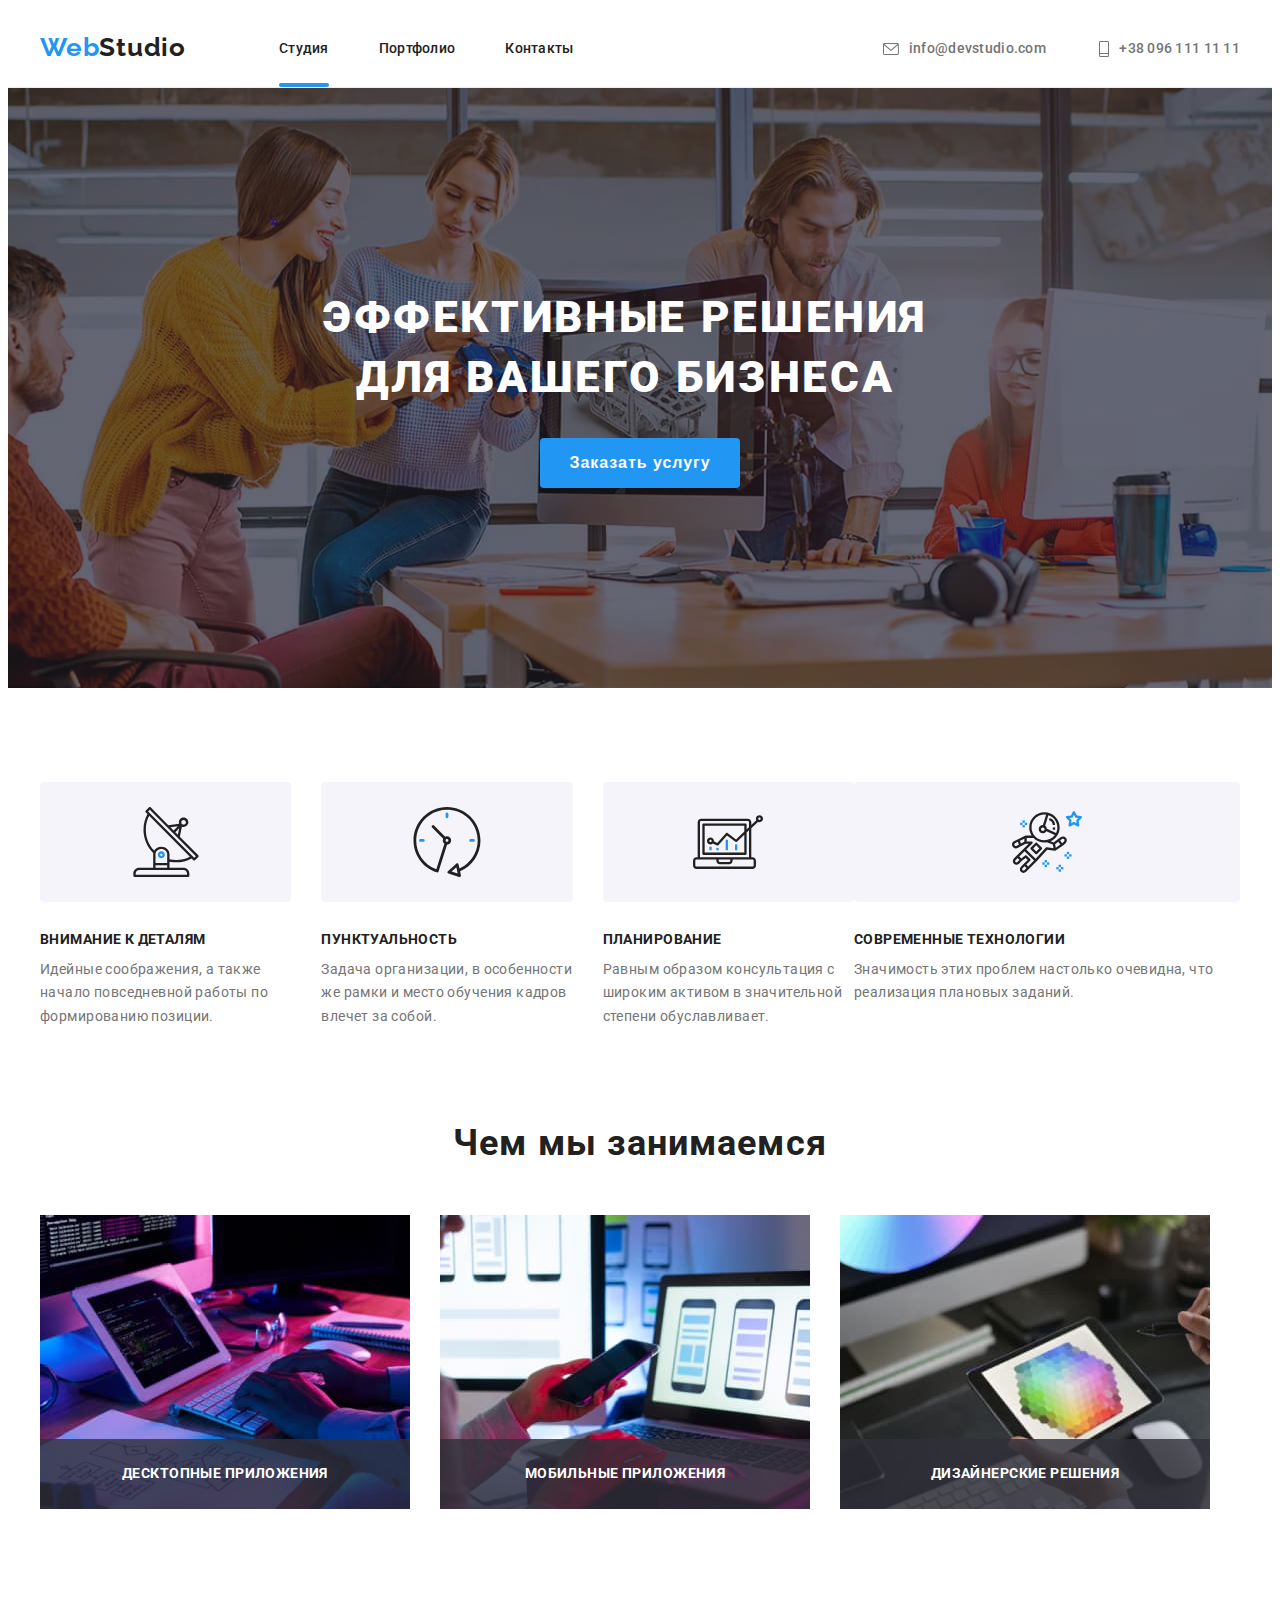
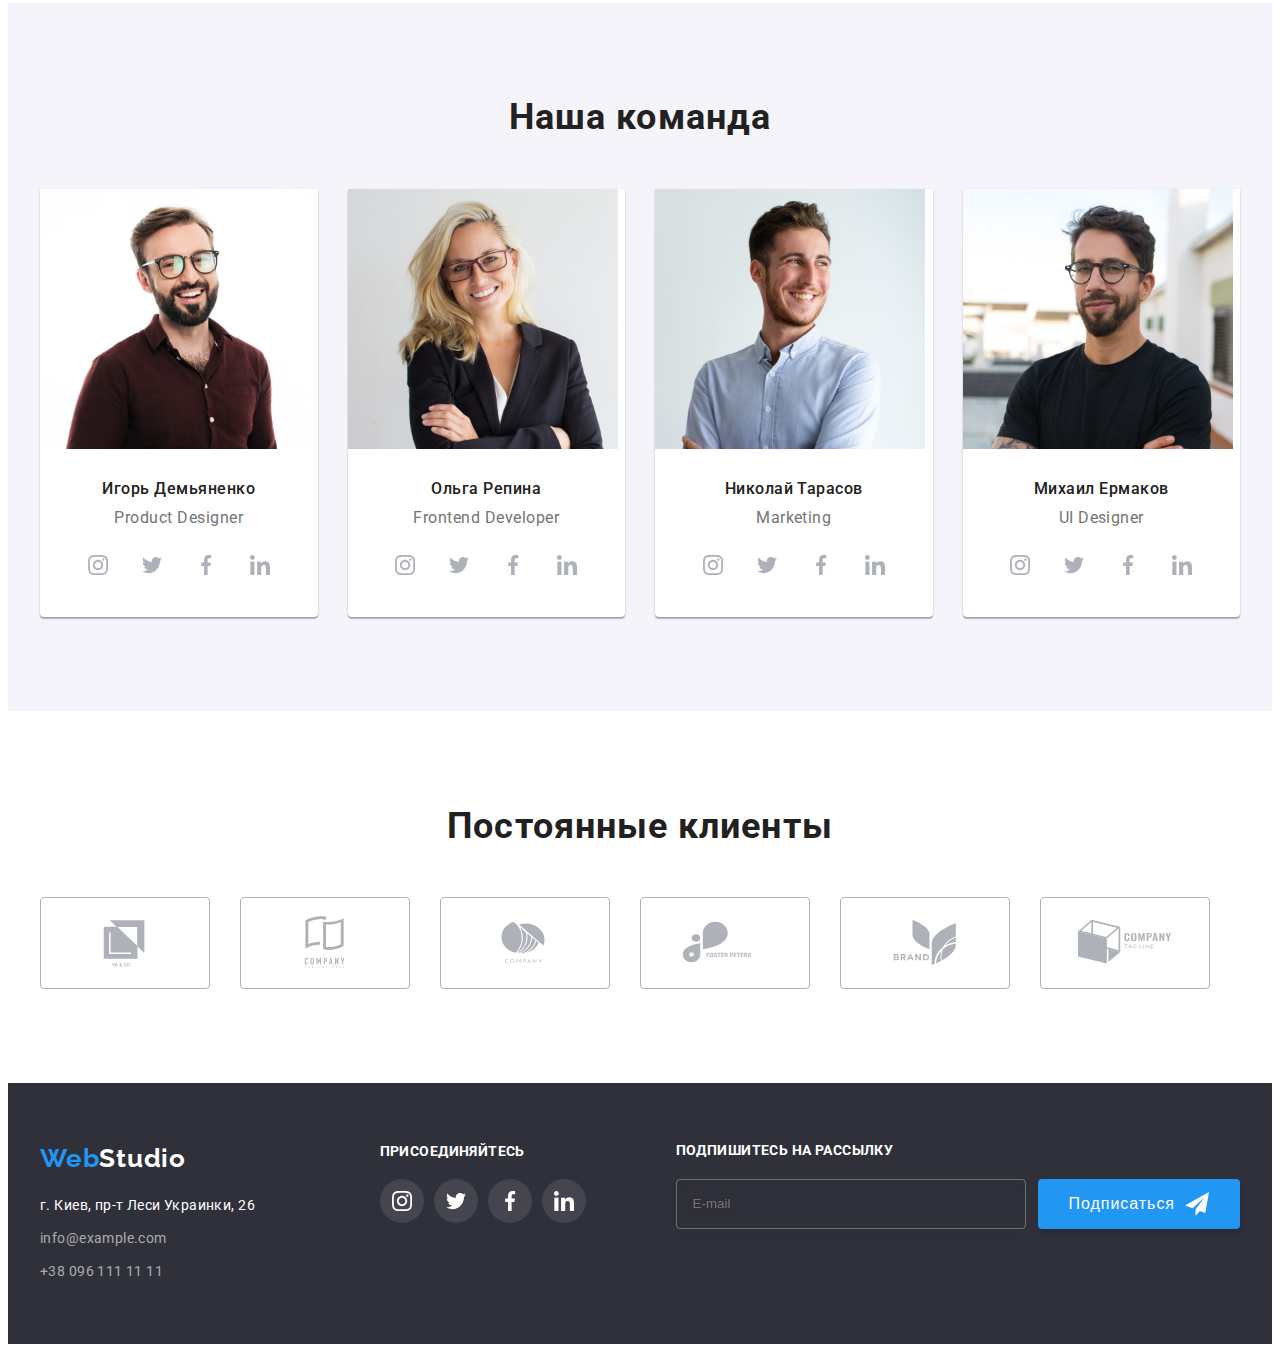
<file: index.html>
<!DOCTYPE html>
<html lang="ru">

<head>
    <meta charset="UTF-8">
    <meta http-equiv="X-UA-Compatible" content="IE=edge">
    <meta name="viewport" content="width=device-width, initial-scale=1.0">
<link rel="preconnect" href="https://fonts.googleapis.com">
<link rel="preconnect" href="https://fonts.gstatic.com" crossorigin>
<link href="https://fonts.googleapis.com/css2?family=Raleway:wght@700&family=Roboto:wght@400;500;700;900&display=swap"
    rel="stylesheet">
    <title>WebStudio</title> 
    <link rel="stylesheet" href="https://cdnjs.cloudflare.com/ajax/libs/modern-normalize/1.1.0/modern-normalize.min.css"
        integrity="sha512-wpPYUAdjBVSE4KJnH1VR1HeZfpl1ub8YT/NKx4PuQ5NmX2tKuGu6U/JRp5y+Y8XG2tV+wKQpNHVUX03MfMFn9Q=="
        crossorigin="anonymous" referrerpolicy="no-referrer" />
    
    <link rel="stylesheet" href="./css/main.min.css" />
</head>

<body>
    <!-- /* HEADER */ --> 
<header  class="header">
    <div class="container header-container">
        <nav class="header__nav">
        <a href="index.html"  class="header__logo link"><p lang="en"><span class="header__logoweb">Web</span><span class="header__logostudio">Studio</span></p></a>
        <ul class="menu-list list">
        <li class="menu-list__item"><a class="menu-list__link active link" href="index.html">  Студия </a></li>
        <li class="menu-list__item"><a class="menu-list__link link" href="portfolio.html"> Портфолио</a></li>
        <li  class="menu-list__item"><a class="menu-list__link link" href=""> Контакты</a> </li>
        </ul>
        </nav>
        <div class="header-connect">
        <a class="header-connect__mail link" href="mailto:info@devstudio.com" ><svg class="mail-icon" width="16" height="12">
            <use href="./images/icon/symbol-defs.svg#icon-mail"></use>
        </svg>info@devstudio.com </a>
        <a class="header-connect__phone link" href="tel:+380961111111"><svg class="phone-icon" width="10" height="16">
            <use href="./images/icon/symbol-defs.svg#icon-phone"></use>
        </svg>+38 096 111 11 11</a>
            </div>
    </div>
</header>

<main>
    <!-- /* HERO */ -->
    <section class="hero">
        <div class="container">
         <h1 class="hero__title">Эффективные решения для вашего бизнеса</h1>
         <button type="button" class="hero__btn button" data-modal-open>Заказать услугу</button>
        </div>

        </section>
    </div>
<!-- ABOUT -->
     <section class="about">
         <div class="container">
        <ul class="about-list list">
        <li class="about-list__item ">
            <div class="about-list__icon-box"><svg class="about-list__icon" width="70" height="70">
                <use href="./images/icon/symbol-defs.svg#icon-antenna-1"></use>
            </svg></div>
        <h3 class="about-list__title">Внимание к деталям</h3>
        <p class="about-list__text">Идейные соображения, а также начало повседневной работы по формированию позиции.</p>
        </li>

        <li class="about-list__item ">
            <div class="about-list__icon-box"><svg class="about-list__icon" width="70" height="70">
                <use href="./images/icon/symbol-defs.svg#icon-clock-1"></use>
            </svg></div>
        <h3 class="about-list__title">Пунктуальность</h3>
        <p class="about-list__text">Задача организации, в особенности же рамки и место обучения кадров влечет за собой.</p>
        </li>

        <li class="about-list__item ">
            <div class="about-list__icon-box"><svg class="about-list__icon" width="70" height="70">
                <use href="./images/icon/symbol-defs.svg#icon-diagram-1"></use>
            </svg></div>
        <h3 class="about-list__title">Планирование</h3>
        <p class="about-list__text">Равным образом консультация с широким активом в значительной степени обуславливает.</p>
        </li>

        <li class="about-listlist__item ">
            <div class="about-list__icon-box"><svg class="about-list__icon" width="70" height="70">
                <use href="./images/icon/symbol-defs.svg#icon-astronaut-1"></use>
            </svg></div>
        <h3 class="about-list__title">Современные технологии</h3>
        <p class="about-list__text">Значимость этих проблем настолько очевидна, что реализация плановых заданий.</p>
        </li>
        </ul>
        </div>
        </section>
<!-- PRODUCT -->
        <section class="product">
        <div class="container">
        <h2 class="product__title">Чем мы занимаемся</h2>
        <ul class="product-list list">
        <li class="product-list__item">
            <img src="images/img1.jpg" alt="Верстка" width="370" height="294" />
            <p class="product-list__text">Десктопные приложения</p>
        </li>
        <li class="product-list__item">
            <img src="images/img2.jpg" alt="Моб приложение" width="370" height="294" />
            <p class="product-list__text">Мобильные приложения</p>
        </li>
        <li class="product-list__item">
            <img src="images/img3.jpg" alt="Дизайн" width="370" height="294" />
            <p class="product-list__text">Дизайнерские решения</p>
        </li>
        </ul>
        </div>
    </section>
    <!-- TEAM -->
    <section class="team">
        <div class="container">
        <h2 class="team-title">Наша команда</h2>
        <ul class="team-list list">
        <li class="team-list-item">
        <img src="images/team/team1.jpg" alt="Фото Игорь Демьяненко"  width="270" height="260" />
       <div class="team-box"> <h3 class="team-name">Игорь Демьяненко</h3>
        <p class="team-position" lang="en">Product Designer</p>
        <ul class="team-soc-list list">
            <li class="team-soc-item"><a href="" class="team-soc-link link">
                <svg class="team-soc-icon" width="20" height="20">
                    <use href="./images/icon/symbol-defs.svg#icon-instagram"></use>
                </svg>
            </a></li>
            <li class="team-soc-item"><a href="" class="team-soc-link link"> <svg class="team-soc-icon" width="20" height="20">
                    <use href="./images/icon/symbol-defs.svg#icon-twitter"></use>
                </svg></a></li>
            <li class="team-soc-item"><a href="" class="team-soc-link link"> <svg class="team-soc-icon" width="20" height="20">
                    <use href="./images/icon/symbol-defs.svg#icon-facebook"></use>
                </svg></a></li>
            <li class="team-soc-item"><a href="" class="team-soc-link link"> <svg class="team-soc-icon" width="20" height="20">
                    <use href="./images/icon/symbol-defs.svg#icon-linkedin"></use>
                </svg></a></li>
        </ul>
        </div>
        </li>

        <li class="team-list-item">
        <img src="images/team/team2.jpg" alt="Фото Ольга Репина" width="270" height="260" />
        <div class="team-box"><h3 class="team-name">Ольга Репина</h3>
        <p class="team-position" lang="en">Frontend Developer</p>
        <ul class="team-soc-list list">
            <li class="team-soc-item"><a href="" class="team-soc-link link">
                <svg class="team-soc-icon" width="20" height="20">
                    <use href="./images/icon/symbol-defs.svg#icon-instagram"></use>
                </svg>
            </a></li>
            <li class="team-soc-item"><a href="" class="team-soc-link link"> <svg class="team-soc-icon" width="20" height="20">
                    <use href="./images/icon/symbol-defs.svg#icon-twitter"></use>
                </svg></a></li>
            <li class="team-soc-item"><a href="" class="team-soc-link link"> <svg class="team-soc-icon" width="20" height="20">
                    <use href="./images/icon/symbol-defs.svg#icon-facebook"></use>
                </svg></a></li>
            <li class="team-soc-item"><a href="" class="team-soc-link link"> <svg class="team-soc-icon" width="20" height="20">
                    <use href="./images/icon/symbol-defs.svg#icon-linkedin"></use>
                </svg></a></li>
        </ul>
        </div>
        </li>
        
        <li class="team-list-item">
        <img src="images/team/team3.jpg" alt="Фото Николай Тарасов" width="270" height="260" />
       <div class="team-box"> <h3 class="team-name">Николай Тарасов</h3>
        <p class="team-position" lang="en">Marketing</p>
        <ul class="team-soc-list list">
            <li class="team-soc-item"><a href="" class="team-soc-link link">
                <svg class="team-soc-icon" width="20" height="20">
                    <use href="./images/icon/symbol-defs.svg#icon-instagram"></use>
                </svg>
            </a></li>
            <li class="team-soc-item"><a href="" class="team-soc-link link"> <svg class="team-soc-icon" width="20" height="20">
                    <use href="./images/icon/symbol-defs.svg#icon-twitter"></use>
                </svg></a></li>
            <li class="team-soc-item"><a href="" class="team-soc-link link"> <svg class="team-soc-icon" width="20" height="20">
                    <use href="./images/icon/symbol-defs.svg#icon-facebook"></use>
                </svg></a></li>
            <li class="team-soc-item"><a href="" class="team-soc-link link"> <svg class="team-soc-icon" width="20" height="20">
                    <use href="./images/icon/symbol-defs.svg#icon-linkedin"></use>
                </svg></a></li>
        </ul>
        </div>
        </li>

        <li class="team-list-item">
        <img src="images/team/team4.jpg" alt="Фото Михаил Ермаков" width="270" height="260" />
       <div class="team-box"> <h3 class="team-name">Михаил Ермаков</h3>
        <p class="team-position" lang="en">UI Designer</p>
        <ul class="team-soc-list list">
            <li class="team-soc-item"><a href="" class="team-soc-link link">
                <svg class="team-soc-icon" width="20" height="20">
                    <use href="./images/icon/symbol-defs.svg#icon-instagram"></use>
                </svg>
            </a></li>
            <li class="team-soc-item"><a href="" class="team-soc-link link"> <svg class="team-soc-icon" width="20" height="20">
                    <use href="./images/icon/symbol-defs.svg#icon-twitter"></use>
                </svg></a></li>
            <li class="team-soc-item"><a href="" class="team-soc-link link"> <svg class="team-soc-icon" width="20" height="20">
                    <use href="./images/icon/symbol-defs.svg#icon-facebook"></use>
                </svg></a></li>
            <li class="team-soc-item"><a href="" class="team-soc-link link"> <svg class="team-soc-icon" width="20" height="20">
                    <use href="./images/icon/symbol-defs.svg#icon-linkedin"></use>
                </svg></a></li>
        </ul>
    </div>
        </li>
        </ul>
        </div>
    </section>
<!-- CUSTOMER -->
    <section class="customers">
        <div class="container">
            <h2 class="customers-title">Постоянные клиенты</h2>
            <ul class="customers-list list">
                <li class="customers-item">
                    <a  class="customers-link link" href="">
                        <svg class="customer-soc-icon"><use href="./images/icon/symbol-defs.svg#icon-Logo-1"></use></svg>
                    </a>
                </li>
                <li class="customers-item">
                    <a class="customers-link link" href="">
                        <svg class="customer-soc-icon" width="106" height="60"><use href="./images/icon/symbol-defs.svg#icon-Logo-2"></use></svg>
                    </a>
                </li>
                <li class="customers-item">
                    <a class="customers-link link"  href="">
                        <svg class="customer-soc-icon" width="106" height="60"><use href="./images/icon/symbol-defs.svg#icon-Logo-3"></use></svg>
                    </a>
                </li>
                <li class="customers-item">
                    <a class="customers-link link"  href="">
                        <svg class="customer-soc-icon" width="106" height="60"><use href="./images/icon/symbol-defs.svg#icon-Logo-4"></use></svg>
                    </a>
                </li>
                <li class="customers-item">
                    <a class="customers-link link"  href="">
                        <svg class="customer-soc-icon" width="106" height="60"><use href="./images/icon/symbol-defs.svg#icon-Logo-5"></use></svg>
                    </a>
                </li>
                <li class="customers-item">
                    <a class="customers-link link"  href="">
                        <svg class="customer-soc-icon" width="106" height="60"><use href="./images/icon/symbol-defs.svg#icon-Logo-6"></use></svg>
                    </a>
                </li>
            </ul>
        </div>
        </section>
 </main>
    <!-- FOOTER -->
<footer class="footer">
    <div class="container footer-all">
    <div class="footer-info">
    <a href="index.html" class="logo link">
        <p lang="en"><span class="footerlogoweb">Web</span><span class="footerlogostudio">Studio</span></p>
    </a>
    <address class="footer-addres">
    <p class="footer-addres-name">г. Киев, пр-т Леси Украинки, 26</p>
    <a class="footer-mail link" href="mailto:info@example.com">info@example.com</a>
    <a class="footer-phone link" href="tel:+380961111111">+38 096 111 11 11</a>
    </address>
    </div>
    <div class="footer-soc">
    <p class="footer-soc-title">присоединяйтесь</p>
    <ul class="footer-soc-list list">
        <li class="footer-soc-item">
            <a class="footer-soc-link link" href="">
                <svg  class="footer-soc-icon" width="20" height="20">
                        <use href="./images/icon/symbol-defs.svg#icon-instagram"></use>
                </svg>
            </a>
        </li>
        <li class="footer-soc-item">
            <a class="footer-soc-link link" href="">
                <svg class="footer-soc-icon" width="20" height="20">
                    <use href="./images/icon/symbol-defs.svg#icon-twitter"></use></svg>
            </a>
        </li>
        <li class="footer-soc-item">
            <a class="footer-soc-link link" href="">
                <svg  class="footer-soc-icon" width="20" height="20">
                    <use href="./images/icon/symbol-defs.svg#icon-facebook"></svg>
            </a>
        </li>
        <li class="footer-soc-item">
            <a class="footer-soc-link link" href="">
                <svg  class="footer-soc-icon" width="20" height="20">
                    <use href="./images/icon/symbol-defs.svg#icon-linkedin"></use></svg>
            </a>
        </li>
    </ul>
    </div>
<div class="footer-form-wrap">
    <form action="" class="footer-form">
        <p class="footer-form-title">Подпишитесь на рассылку</p>
        <div class="ff-input-wrap">
        <input class="footer-form-input" name="mailing" type="email"placeholder="E-mail">
        <button type="submit" class="footer-form-btn">Подписаться
           <svg width="24" height="24" class="footer-form-btn-icon">
                <use href="./images/icon/symbol-defs.svg#icon-icon-send"></use>
            </svg>
        </button>
        </div>
    </form>
</div>

    </div> 
</footer>



<div class="backdrop is-hidden" data-modal>
    <div class="modal">
        <button type="button" class="btn-modal-close button" data-modal-close><svg class="icon-close" width="17" height="17">
            <use href="./images/icon/symbol-defs.svg#icon-close-black-18dp-2-1"></use>
        </svg></button>
        <p class="modal-title">Оставьте свои данные, мы вам перезвоним</p>

        <form action="" class="modal-form">
            <div class="form-field">
            <label class="input-text" for="user-name">Имя</label>
            <div class="input-wrap">
            <input type="text"  name="user-name" class="modal-input" id="user-name" required value="">
            <svg class="input-icon" width="18" height="18">
                <use href="./images/icon/symbol-defs.svg#icon-person-black-18dp-1"></use>
            </svg>
                </div>
            </div>

            <div class="form-field">
            <label class="input-text" for="user-phone">Телефон</label>
            <div class="input-wrap">
            <input type="tel"  name="user-phone" class="modal-input" id="user-phone" required value="">
            <svg class="input-icon" width="18" height="18">
                <use href="./images/icon/symbol-defs.svg#icon-phone-black-18dp-1"></use>
            </svg>
            </div>
            </div>
            <div class="form-field">
            <label class="input-text" for="user-email">Почта</label>
            <div class="input-wrap">
            <input type="email"  name="user-email" class="modal-input" id="user-email" value="">
            <svg class="input-icon" width="18" height="18">
                <use href="./images/icon/symbol-defs.svg#icon-email-black-18dp-1"></use>
            </svg>
            </div>
            </div>
            <div class="textarea-field">
                <label class="input-text" for="user-text">Комментарий</label>
                <textarea class="modal-text" name="user-text" id="user-text" placeholder="Введите текст" ></textarea>    
            </div>

            <div class="checkbox-field">
                <input type="checkbox" class="modal-check visually-hidden" id="modal-check" name="privacy-check" required>
                <label for="modal-check" class="modal-check-label"><span><svg class="check-icon" width="16" height="15">
                    <use href="./images/icon/symbol-defs.svg#icon-Vector-2"></use>
                </svg></span>Соглашаюсь с рассылкой и принимаю <a class="agreement " href="">Условия договора</a></label>
            </div>

            <button type="submit" class="modal-btn btn">Отправить</button>
        </form>

    </div>
</div>
<script src="./js/modal.js"></script>
</body>
</html>
</file>
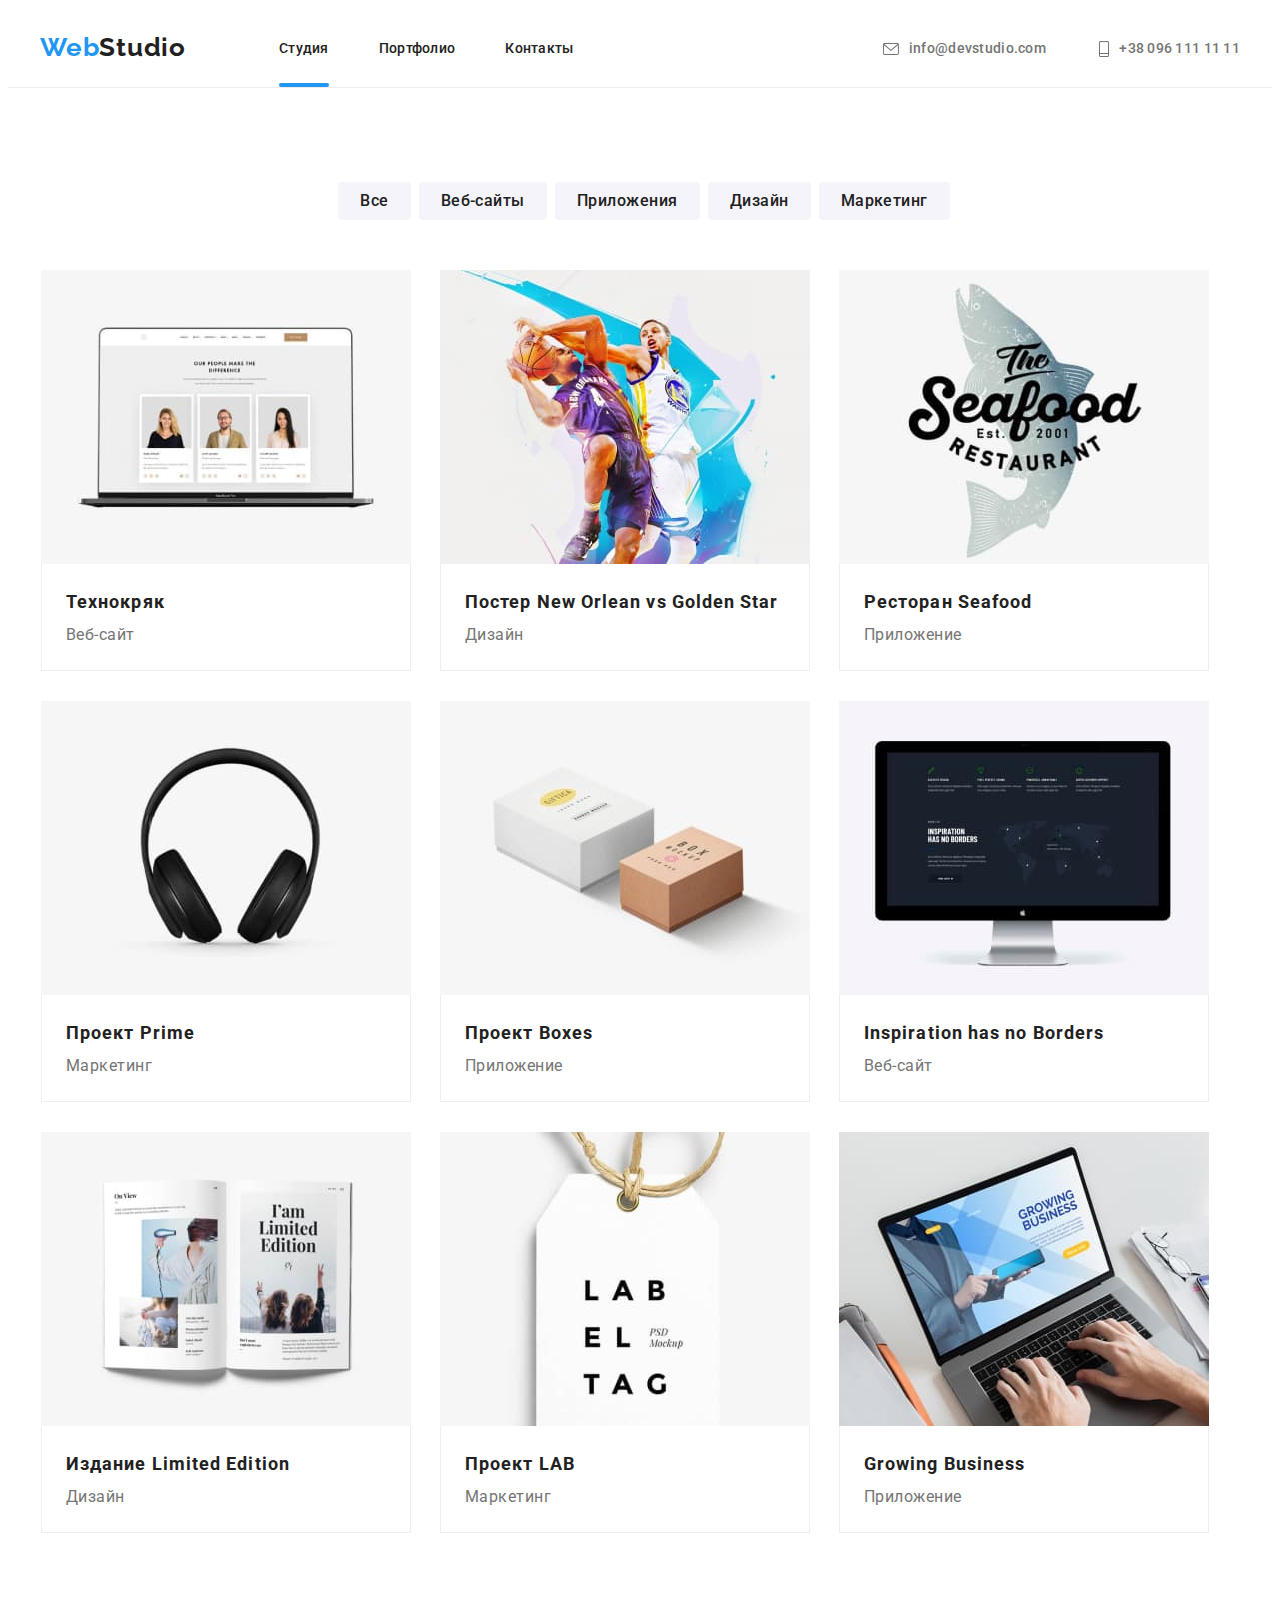
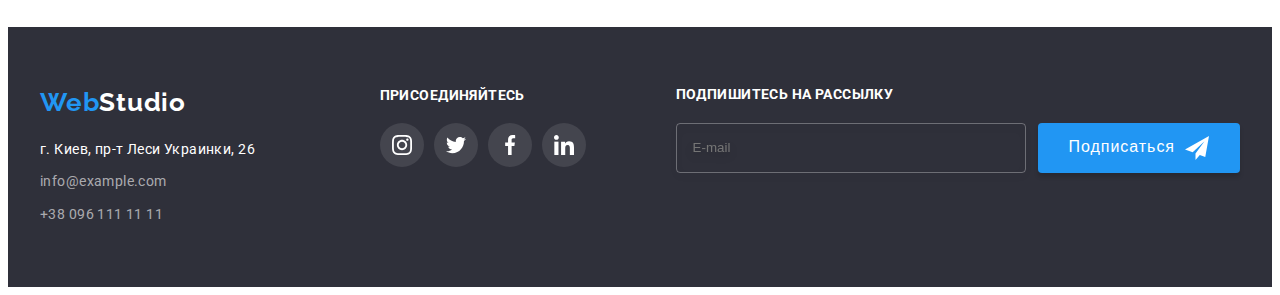
<file: portfolio.html>
<!DOCTYPE html>
<html lang="ru">
<head>
    <meta charset="UTF-8">
    <meta http-equiv="X-UA-Compatible" content="IE=edge">
    <meta name="viewport" content="width=device-width, initial-scale=1.0">
    <link rel="preconnect" href="https://fonts.googleapis.com">
    <link rel="preconnect" href="https://fonts.gstatic.com" crossorigin>
    <link href="https://fonts.googleapis.com/css2?family=Raleway:wght@700&family=Roboto:wght@400;500;700;900&display=swap"
        rel="stylesheet">
    <title>Portfolio</title>
    <link rel="stylesheet" href="https://cdnjs.cloudflare.com/ajax/libs/modern-normalize/1.1.0/modern-normalize.min.css"
        integrity="sha512-wpPYUAdjBVSE4KJnH1VR1HeZfpl1ub8YT/NKx4PuQ5NmX2tKuGu6U/JRp5y+Y8XG2tV+wKQpNHVUX03MfMFn9Q=="
        crossorigin="anonymous" referrerpolicy="no-referrer" />
    
    <link rel="stylesheet" href="./css/main.min.css" />
</head>

<body>
    <!-- HEADER -->
<header class="header">
    <div class="container header-container">
        <nav class="header__nav">
            <a href="index.html" class="header__logo link">
                <p lang="en"><span class="header__logoweb">Web</span><span class="header__logostudio">Studio</span></p>
            </a>
            <ul class="menu-list list">
                <li class="menu-list__item"><a class="menu-list__link active link" href="index.html"> Студия </a></li>
                <li class="menu-list__item"><a class="menu-list__link link" href="portfolio.html"> Портфолио</a></li>
                <li class="menu-list__item"><a class="menu-list__link link" href=""> Контакты</a> </li>
            </ul>
        </nav>
        <div class="header-connect">
            <a class="header-connect__mail link" href="mailto:info@devstudio.com"><svg class="mail-icon" width="16"
                    height="12">
                    <use href="./images/icon/symbol-defs.svg#icon-mail"></use>
                </svg>info@devstudio.com </a>
            <a class="header-connect__phone link" href="tel:+380961111111"><svg class="phone-icon" width="10"
                    height="16">
                    <use href="./images/icon/symbol-defs.svg#icon-phone"></use>
                </svg>+38 096 111 11 11</a>
        </div>
    </div>
</header>

<main>
    <!-- PROJECT -->
    <section class="project">
        <div class="container">
    <ul class="project-menu-list list">
        <li class="project-menu-item"><button  class="button btn-project" type="button">Все</button></li>
        <li class="project-menu-item"><button  class="button btn-project" type="button">Веб-сайты</button></li>
        <li class="project-menu-item"><button  class="button btn-project" type="button">Приложения</button></li>
        <li class="project-menu-item"><button  class="button btn-project" type="button">Дизайн</button></li>
        <li class="project-menu-item"><button  class="button btn-project" type="button">Маркетинг</button></li>
    </ul>
    <ul class="project-list list">
        <li class="project-list-item list"> <a class="project-link link" href="">
            <div class="project-cover-wrap">
            <img src="images/project/project1.jpg" alt="Веб-сайтТехнокряк" width="370" height="294" >
            <p class="project-cover-text">Ресурс предлагает комплексные предложения с разным уровнем функционала и сервисов. Все это позволит посетителю получить
            исчерпывающие сведения о компании или частном лице.</p></div>
            <div class="pr-border"><h3 class="project-name">Технокряк</h3>
            <p class="project-type">Веб-сайт</p></div></a></li>
        <li class="project-list-item"><a class="project-link link" href="">
            <div class="project-cover-wrap">
            <img src="images/project/project2.jpg" alt="Постер New Orlean vs Golden Star" width="370" height="294" > <p class="project-cover-text">Ресурс предлагает комплексные предложения с разным уровнем функционала и сервисов. Все это позволит посетителю получить
            исчерпывающие сведения о компании или частном лице.</p></div>
            <div class="pr-border"><h3 class="project-name">Постер New Orlean vs Golden Star</h3>
            <p class="project-type">Дизайн</p></div></a></li>
        <li class="project-list-item"><a class="project-link link" href="">
            <div class="project-cover-wrap">
            <img src="images/project/project3.jpg" alt="ПриложениеSeafood" width="370" height="294" > <p class="project-cover-text">Ресурс предлагает комплексные предложения с разным уровнем функционала и сервисов. Все это позволит посетителю получить
            исчерпывающие сведения о компании или частном лице.</p></div>
            <div class="pr-border"><h3 class="project-name">Ресторан Seafood</h3>
            <p class="project-type">Приложение</p></div></a></li>
        <li class="project-list-item"><a class="project-link link" href="">
            <div class="project-cover-wrap">
            <img src="images/project/project4.jpg" alt="Проект Prime" width="370" height="294" > <p class="project-cover-text">Ресурс предлагает комплексные предложения с разным уровнем функционала и сервисов. Все это позволит посетителю получить
            исчерпывающие сведения о компании или частном лице.</p></div>
            <div class="pr-border"><h3 class="project-name">Проект Prime</h3>
            <p class="project-type">Маркетинг</p></div></a></li>
        <li class="project-list-item"><a class="project-link link" href="">
            <div class="project-cover-wrap">
            <img src="images/project/project5.jpg" alt="ПриложениеBoxes" width="370" height="294" > <p class="project-cover-text">Ресурс предлагает комплексные предложения с разным уровнем функционала и сервисов. Все это позволит посетителю получить
            исчерпывающие сведения о компании или частном лице.</p></div>
            <div class="pr-border"><h3 class="project-name">Проект Boxes</h3>
            <p class="project-type">Приложение</p></div></a></li>
        <li class="project-list-item"><a class="project-link link" href="">
            <div class="project-cover-wrap">
            <img src="images/project/project6.jpg" alt="Веб-сайт" width="370" height="294" > <p class="project-cover-text">Ресурс предлагает комплексные предложения с разным уровнем функционала и сервисов. Все это позволит посетителю получить
            исчерпывающие сведения о компании или частном лице.</p></div>
            <div class="pr-border"><h3 class="project-name">Inspiration has no Borders</h3>
            <p class="project-type">Веб-сайт</p></div></a></li>
        <li class="project-list-item"><a class="project-link link" href="">
            <div class="project-cover-wrap">
            <img src="images/project/project7.jpg" alt="Издание Limited Edition" width="370" height="294" > <p class="project-cover-text">Ресурс предлагает комплексные предложения с разным уровнем функционала и сервисов. Все это позволит посетителю получить
            исчерпывающие сведения о компании или частном лице.</p></div>
            <div class="pr-border"><h3 class="project-name">Издание Limited Edition</h3>
            <p class="project-type">Дизайн</p></div></a></li>
        <li class="project-list-item"><a class="project-link link" href="">
            <div class="project-cover-wrap">
            <img src="images/project/project8.jpg" alt="Проект LAB" width="370" height="294" > <p class="project-cover-text">Ресурс предлагает комплексные предложения с разным уровнем функционала и сервисов. Все это позволит посетителю получить
            исчерпывающие сведения о компании или частном лице.</p></div>
            <div class="pr-border"><h3 class="project-name">Проект LAB</h3>
            <p class="project-type">Маркетинг</p></div></a></li>
        <li class="project-list-item"><a class="project-link link" href="">
            <div class="project-cover-wrap">
            <img src="images/project/project9.jpg" alt="ПриложениеGrowing Business" width="370" height="294" > <p class="project-cover-text">Ресурс предлагает комплексные предложения с разным уровнем функционала и сервисов. Все это позволит посетителю получить
            исчерпывающие сведения о компании или частном лице.</p></div>
            <div class="pr-border"><h3 class="project-name">Growing Business</h3>
            <p class="project-type">Приложение</p></div></a></li>
    </ul>
    </div>
</section>
</main>
<!-- FOOTER -->
<footer class="footer">
    <div class="container footer-all">
        <div class="footer-info">
            <a href="index.html" class="logo link">
                <p lang="en"><span class="footerlogoweb">Web</span><span class="footerlogostudio">Studio</span></p>
            </a>
            <address class="footer-addres">
                <p class="footer-addres-name">г. Киев, пр-т Леси Украинки, 26</p>
                <a class="footer-mail link" href="mailto:info@example.com">info@example.com</a>
                <a class="footer-phone link" href="tel:+380961111111">+38 096 111 11 11</a>
            </address>
        </div>
        <div class="footer-soc">
            <p class="footer-soc-title">присоединяйтесь</p>
            <ul class="footer-soc-list list">
                <li class="footer-soc-item">
                    <a class="footer-soc-link link" href="">
                        <svg class="footer-soc-icon" width="20" height="20">
                            <use href="./images/icon/symbol-defs.svg#icon-instagram"></use>
                        </svg>
                    </a>
                </li>
                <li class="footer-soc-item">
                    <a class="footer-soc-link link" href="">
                        <svg class="footer-soc-icon" width="20" height="20">
                            <use href="./images/icon/symbol-defs.svg#icon-twitter"></use>
                        </svg>
                    </a>
                </li>
                <li class="footer-soc-item">
                    <a class="footer-soc-link link" href="">
                        <svg class="footer-soc-icon" width="20" height="20">
                            <use href="./images/icon/symbol-defs.svg#icon-facebook">
                        </svg>
                    </a>
                </li>
                <li class="footer-soc-item">
                    <a class="footer-soc-link link" href="">
                        <svg class="footer-soc-icon" width="20" height="20">
                            <use href="./images/icon/symbol-defs.svg#icon-linkedin"></use>
                        </svg>
                    </a>
                </li>
            </ul>
        </div>
        <div class="footer-form-wrap">
            <form action="" class="footer-form">
                <p class="footer-form-title">Подпишитесь на рассылку</p>
                <div class="ff-input-wrap">
                    <input class="footer-form-input" type="email" placeholder="E-mail">
                    <button type="submit" class="footer-form-btn">Подписаться
                        <svg width="24" height="24" class="footer-form-btn-icon">
                            <use href="./images/icon/symbol-defs.svg#icon-icon-send"></use>
                        </svg>
                    </button>
                </div>
            </form>
        </div>

    </div>
</footer>
<script src="./js/modal.js"></script>
</body>
</html>
</file>
<file: css/main.min.css>
body{font-family:"Roboto",sans-serif;color:#212121}.list{list-style:none}.link{text-decoration:none}p,h1,h2,h3,h4,h5,h6{margin:0}ul,ol{margin:0;padding-left:0}img{display:block;max-width:100%;height:auto}input,textarea{outline:none}.container{width:1200px;padding-left:15px;padding-right:15px;margin:0 auto}.button{cursor:pointer;border:none}.backdrop{position:fixed;top:0;width:100%;height:100%;background:rgba(0,0,0,.2);transition:opacity 300ms,visibility 300ms}.backdrop.is-hidden .modal{transform:rotate(0) scale(0.3)}.modal{position:absolute;top:50%;left:50%;transform:rotate(360deg) translate(-50%, -50%) scale(1);width:528px;min-height:581px;background-color:#fff;box-shadow:0px 1px 3px rgba(0,0,0,.12),0px 1px 1px rgba(0,0,0,.14),0px 2px 1px rgba(0,0,0,.2);border-radius:4px;transition:transform 300ms;padding:40px 39px 40px 39px}.btn-modal-close{position:absolute;top:8px;right:8px;width:30px;height:30px;border:1px solid rgba(0,0,0,.1);background-color:#fff;border-radius:50%;padding-top:5px}.btn-modal-close:hover,.btn-modal-close:focus{fill:#2196f3;transition:fill 250ms cubic-bezier(0.4, 0, 0.2, 1)}.is-hidden{opacity:0;pointer-events:none;visibility:hidden}.modal-title{font-weight:700;font-size:20px;line-height:1.15;text-align:center;letter-spacing:.03em;color:#212121;margin-bottom:12px}.form-field{margin-bottom:10px}.textarea-field{margin-bottom:20px}.modal-input{width:100%;height:40px;border:1px solid rgba(33,33,33,.2);box-sizing:border-box;border-radius:4px;background-color:rgba(0,0,0,0);padding-left:32px;color:#212121}.modal-input:focus{border-color:#2196f3}.modal-input::placeholder{font-weight:400;font-size:14px;line-height:1.14;letter-spacing:.01em;color:rgba(117,117,117,.5)}.input-wrap{position:relative}.input-icon{position:absolute;left:9px;top:50%;transform:translateY(-50%);fill:#212121}.modal-input:focus+.input-icon{fill:#2196f3}.modal-text{width:100%;height:120px;border:1px solid rgba(33,33,33,.2);box-sizing:border-box;border-radius:4px;background-color:rgba(0,0,0,0);padding-top:16px;padding-left:12px;color:#212121;resize:none}.modal-text::placeholder{font-weight:400;font-size:14px;line-height:1.14;letter-spacing:.01em;color:rgba(117,117,117,.5)}.modal-text:focus{border-color:#2196f3}.modal-btn{width:200px;height:50px;font-weight:700;font-size:16px;line-height:1.87;text-align:center;letter-spacing:.06em;color:#fff;background:#2196f3;box-shadow:0px 4px 4px rgba(0,0,0,.15);border-radius:4px;border:none;position:relative;left:50%;transform:translate(-50%, 0);margin-top:30px}.modal-btn:hover,.modal-btn:focus{border:none;box-shadow:0px 4px 4px rgba(0,0,0,.15);background:#188ce8;transition:box-shadow 250ms cubic-bezier(0.4, 0, 0.2, 1);transition:background 250ms cubic-bezier(0.4, 0, 0.2, 1)}.input-text{display:block;margin-bottom:4px;font-weight:400;font-size:12px;line-height:1.17;letter-spacing:.01em;color:#757575}.agreement{color:#2196f3}.modal-check-label{font-weight:400;font-size:14px;line-height:24px;letter-spacing:.03em;color:#757575;display:flex;align-items:center;margin-left:12px}.modal-check-label span{width:16px;height:15px;border:2px solid #212121;border-radius:2px;display:block;margin-right:8px;display:flex;align-items:center;justify-content:center}.modal-check:checked+.modal-check-label span{background-color:#2196f3;border:none}.check-icon{fill:rgba(0,0,0,0)}.modal-check:checked+.modal-check-label .check-icon{fill:#fff}.visually-hidden{position:absolute;white-space:nowrap;width:1px;height:1px;overflow:hidden;border:0;padding:0;clip:rect(0 0 0 0);clip-path:inset(50%);margin:-1px}:root{--header-title-color: #ffffff;--title-color: #212121;--paragraf-color: #757575;--accent-color: #2196f3}.header{background-color:#fff;padding-top:24px;padding-bottom:24px;display:flex;justify-content:space-between;border-bottom:1px solid #ececec}.header__nav{display:flex;align-items:center}.menu-list{display:flex;margin-left:93px}.active{position:relative}.active::after{content:"";display:block;position:absolute;width:100%;height:4px;background-color:#2196f3;border-radius:2px;margin-top:26px}.menu-list__item:not(:last-child){margin-right:50px;align-items:center}.header-container{display:flex}.header-connect{display:block;margin-left:auto;margin-top:auto;margin-bottom:auto}.header__logoweb{font-weight:700;font-family:"Raleway";font-size:26px;line-height:1.19;letter-spacing:.03em;color:#2196f3}.header__logostudio{font-weight:700;font-family:"Raleway";font-size:26px;line-height:1.19;letter-spacing:.03em;color:#212121}.menu-list__link{font-weight:500;font-size:14px;line-height:1.14;letter-spacing:.02em;color:#212121;text-decoration:none;transition:color 250ms cubic-bezier(0.4, 0, 0.2, 1)}.menu-list__link:hover,.menu-list__link:focus{color:var(--accent-color)}.header-connect__mail{font-weight:500;font-size:14px;line-height:1.14;letter-spacing:.02em;color:#757575;fill:#757575;transition:color 250ms cubic-bezier(0.4, 0, 0.2, 1),fill 250ms cubic-bezier(0.4, 0, 0.2, 1)}.header-connect__mail:hover,.header-connect__mail:focus{color:var(--accent-color);fill:#2196f3}.header-connect__phone{font-weight:500;font-size:14px;line-height:1.14;letter-spacing:.02em;color:#757575;padding-left:50px;fill:#757575;transition:color 250ms cubic-bezier(0.4, 0, 0.2, 1),fill 250ms cubic-bezier(0.4, 0, 0.2, 1)}.header-connect__phone:hover,.header-connect__phone:focus{color:var(--accent-color);fill:#2196f3}.mail-icon,.phone-icon{margin-right:10px;vertical-align:middle}.hero{background-color:#2f303a;background-image:linear-gradient(rgba(47, 48, 58, 0.4), rgba(47, 48, 58, 0.4)),url(../images/hero-bg.jpg);background-repeat:no-repeat;background-position:center;background-size:cover;max-width:1600px;margin:0 auto;padding-bottom:200px;padding-top:200px}.hero__title{font-weight:900;font-size:44px;line-height:1.36;text-align:center;letter-spacing:.06em;text-transform:uppercase;color:var(--header-title-color);max-width:696px;margin-left:237px;margin-bottom:30px}.hero__btn{display:flex;align-items:center;text-align:center;letter-spacing:.06em;color:#fff;display:block;margin:0 auto;width:200px;height:50px;line-height:1.87;background:#2196f3;box-shadow:0px 4px 4px rgba(0,0,0,.15);border-radius:4px;font-weight:700;font-size:16px;line-height:30px}.about{padding-top:94px}.about-list{display:flex;margin-left:-30px}.about-list__item{flex-basis:calc(33.3333333333% - 30px);margin-left:30px;max-width:270px}.about-list__icon-box{height:120px;display:block;background-color:#f5f4fa;border-radius:4px;background-repeat:no-repeat;background-position:center;margin-bottom:30px;display:flex;justify-content:center;align-items:center}.about-list__title{font-size:14px;line-height:1.14;letter-spacing:.03em;text-transform:uppercase;color:var(--title-color);margin-bottom:10px}.about-list__text{font-size:14px;line-height:1.71;color:var(--paragraf-color);letter-spacing:.03em}.product{padding-top:94px;padding-bottom:94px}.product__title{font-size:36px;line-height:1.16;letter-spacing:.03em;color:var(--title-color);text-align:center;letter-spacing:.03em;margin-bottom:50px}.product-list{display:flex}.product-list__item{position:relative}.product-list__item+.product-list__item{margin-left:30px}.product-list__text{position:absolute;bottom:0;left:0;width:100%;height:70px;padding:0;margin:0;background:rgba(47,48,58,.8);display:flex;align-items:center;justify-content:center;font-weight:700;font-size:14px;line-height:1.14;text-align:center;letter-spacing:.03em;text-transform:uppercase;color:var(--header-title-color)}.team{background-color:#f5f4fa;padding-bottom:94px;padding-top:94px;text-align:center}.team-title{font-size:36px;line-height:1.16;letter-spacing:.03em;color:var(--title-color);text-align:center;letter-spacing:.03em;margin-bottom:50px}.team-list{display:flex;margin-left:-30px}.team-list-item{flex-basis:calc(33.3333333333% - 30px);margin-left:30px;background-color:#fff;border-radius:0px 0px 4px 4px;box-shadow:0px 1px 3px rgba(0,0,0,.12),0px 1px 1px rgba(0,0,0,.14),0px 2px 1px rgba(0,0,0,.2)}.team-name{font-family:"Roboto";font-style:normal;font-weight:500;font-size:16px;line-height:1.19;text-align:center;letter-spacing:.03em;color:var(--title-color);margin-bottom:10px}.team-position{font-size:16px;line-height:1.19;text-align:center;letter-spacing:.03em;color:#757575;margin-bottom:16px}.team-box{padding-top:30px;padding-bottom:30px}.team-soc-link{width:44px;height:44px;background-color:#fff;border-radius:50%;display:flex;align-items:center;justify-content:center;fill:#afb1b8;transition:fill 250ms cubic-bezier(0.4, 0, 0.2, 1),background-color 250ms cubic-bezier(0.4, 0, 0.2, 1)}.team-soc-link:hover,.team-soc-link:focus{background-color:#2196f3;fill:#fff}.team-soc-list{display:flex;justify-content:center}.team-soc-item+.team-soc-item{margin-left:10px}.customers{padding-top:94px;padding-bottom:94px}.customers-title{font-weight:700;font-size:36px;line-height:42px;text-align:center;letter-spacing:.03em;text-align:center;margin-bottom:50px;color:#212121}.customers-list{display:flex}.customers-link{width:170px;height:92px;border:1px solid #afb1b8;box-sizing:border-box;border-radius:4px;display:flex;align-items:center;justify-content:center;fill:#afb1b8;transition:fill 250ms cubic-bezier(0.4, 0, 0.2, 1),border 250ms cubic-bezier(0.4, 0, 0.2, 1)}.customers-link:hover,.customers-link:focus{border:1px solid #2196f3;fill:#2196f3}.customers-item+.customers-item{margin-left:30px}.customer-soc-icon{width:106px;height:60px}.footer{background-color:#2f303a;padding-top:60px;padding-bottom:60px}.footer-info{flex-grow:1}.footer-addres{font-weight:400;font-size:14px;line-height:1.71;letter-spacing:.03em;color:#fff}.footer-addres-name{margin-top:20px;margin-bottom:9px}.footerlogoweb{font-family:"Raleway";font-style:normal;font-weight:700;font-size:26px;line-height:1.19;letter-spacing:.03em;color:#2196f3}.footerlogostudio{font-family:"Raleway";font-style:normal;font-weight:700;font-size:26px;line-height:1.19;letter-spacing:.03em;color:#fff}.footer-mail{font-weight:400;font-size:14px;line-height:1.71;letter-spacing:.03em;color:rgba(255,255,255,.6);margin-bottom:9px;transition:color 250ms cubic-bezier(0.4, 0, 0.2, 1)}.footer-mail:hover,.footer-mail:focus{color:var(--accent-color)}.footer-addres{font-family:"Roboto";font-style:normal;font-weight:400;display:block;display:flex;flex-direction:column}.footer-phone{font-weight:400;font-size:14px;line-height:1.71;letter-spacing:.03em;color:rgba(255,255,255,.6);transition:color 250ms cubic-bezier(0.4, 0, 0.2, 1)}.footer-phone:hover,.footer-phone:focus{color:var(--accent-color)}.footer-all{display:flex}.footer-soc{padding-left:70px}.footer-soc-title{font-weight:700;font-size:14px;line-height:16px;letter-spacing:.03em;text-transform:uppercase;color:#fff;text-align:left;margin-bottom:20px}.footer-soc-list{display:flex;justify-content:center}.footer-soc-link{width:44px;height:44px;background-color:rgba(255,255,255,.1);border-radius:50%;display:flex;align-items:center;justify-content:center;fill:#fff;transition:background-color 250ms cubic-bezier(0.4, 0, 0.2, 1)}.footer-soc-link:hover,.footer-soc-link:focus{background-color:#2196f3}.footer-soc-item+.footer-soc-item{margin-left:10px}.footer-form-wrap{padding-left:90px}.ff-input-wrap{display:flex;flex-direction:row}.footer-form-title{font-weight:700;font-size:14px;line-height:1.14;letter-spacing:.03em;text-transform:uppercase;color:#fff;margin-bottom:20px}.footer-form-input{width:350px;height:50px;border:1px solid rgba(255,255,255,.3);box-sizing:border-box;filter:drop-shadow(0px 4px 4px rgba(0, 0, 0, 0.15));border-radius:4px;background-color:rgba(0,0,0,0);margin-right:12px;padding-left:16px;color:#fff}.footer-form-btn{height:50px;padding:12px 29px;background-color:#2196f3;border-radius:4px;border-color:rgba(0,0,0,0);font-size:16px;line-height:1.88;display:inline-block;display:flex;text-align:center;align-items:center;letter-spacing:.06em;color:#fff;box-shadow:0px 4px 4px rgba(0,0,0,.15)}.footer-form-btn-icon{margin-left:10px}.project{padding-bottom:94px;padding-top:94px}.project-menu-list{display:flex;justify-content:center;margin-bottom:50px}.project-menu-item{display:block;margin-left:8px}.btn-project{background-color:#f5f4fa;border-radius:4px;font-family:"Roboto";font-style:normal;font-weight:500;font-size:16px;line-height:1.62;text-align:center;letter-spacing:.03em;color:var(--title-color);padding:6px 22px 6px 22px;transition:background-color 250ms cubic-bezier(0.4, 0, 0.2, 1),color 250ms cubic-bezier(0.4, 0, 0.2, 1),box-shadow 250ms cubic-bezier(0.4, 0, 0.2, 1)}.btn-project:hover,.btn-project:focus{background-color:#2196f3;color:#fff;box-shadow:0px 3px 1px rgba(0,0,0,.1),0px 1px 2px rgba(0,0,0,.08),0px 2px 2px rgba(0,0,0,.12)}.project-name{font-size:18px;line-height:2;letter-spacing:.06em;color:var(--title-color)}.project-type{font-size:16px;line-height:1.87;letter-spacing:.03em;color:#757575}.project-list{display:flex;flex-wrap:wrap;margin-left:-28px}.project-list-item{margin-left:29px;background:#fff;box-sizing:border-box}.project-list-item:nth-child(-n+6){margin-bottom:30px}.project-list-item:hover .project-cover-text{transform:translateY(0)}.project-cover-wrap{position:relative;overflow:hidden}.project-cover-text{height:100%;position:absolute;top:0;left:0;background:rgba(33,150,243,.9);color:#fff;font-weight:400;font-size:18px;line-height:1.56;letter-spacing:.03em;padding:63px 24px;transform:translateY(100%);transition:transform 300ms}.pr-border{border-left:1px solid #eee;border-bottom:1px solid #eee;border-right:1px solid #eee;padding:20px 24px 20px 24px}.project-link{display:block;transition:box-shadow 250ms cubic-bezier(0.4, 0, 0.2, 1)}.project-link:hover{box-shadow:0px 1px 1px rgba(0,0,0,.12),0px 4px 4px rgba(0,0,0,.06),1px 4px 6px rgba(0,0,0,.16)}/*# sourceMappingURL=main.min.css.map */
</file>
